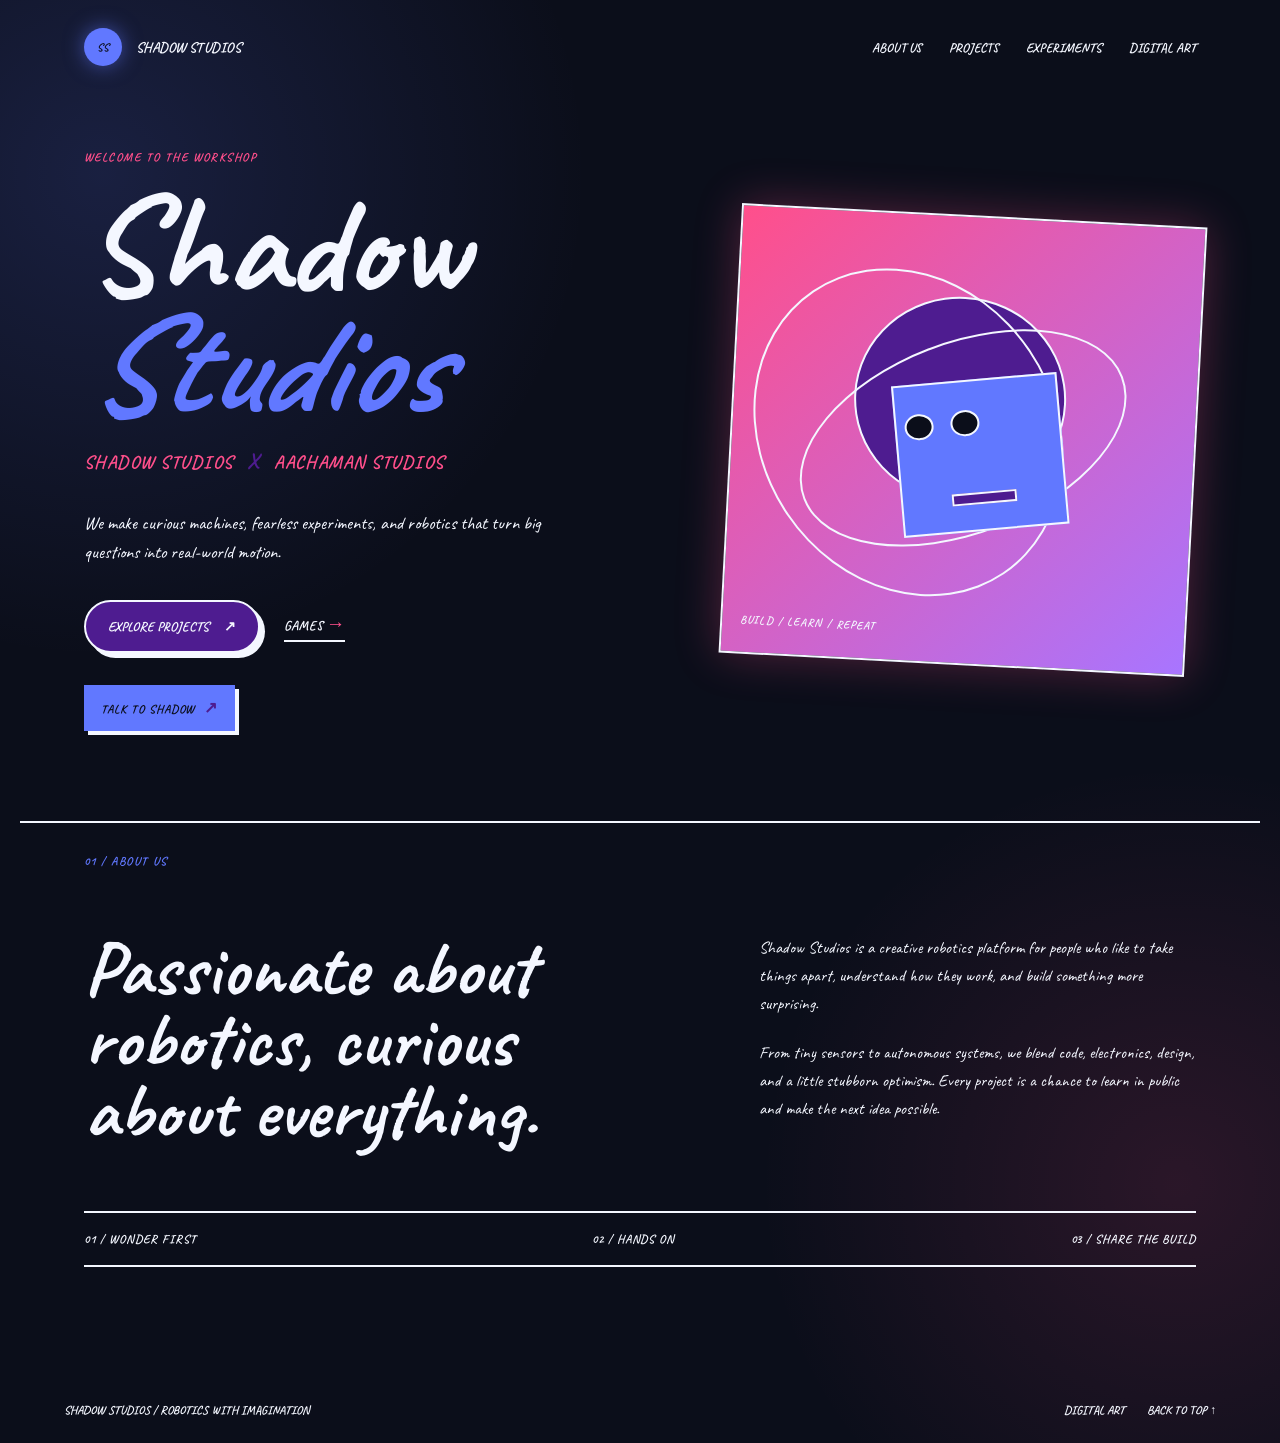
<file: index.html>
<!DOCTYPE html>
<html lang="en">
<head>
    <meta charset="UTF-8">
    <meta name="viewport" content="width=device-width, initial-scale=1.0">
    <meta name="description" content="Shadow Studios builds bold robotic ideas for a brighter future.">
    <title>Shadow Studios | Robotics with imagination</title>
    <link rel="stylesheet" href="style.css">
</head>
<body>

    <header class="site-header">
        <a class="brand" href="#top" aria-label="Shadow Studios home">
            <span class="brand-mark">SS</span>
            <span>Shadow Studios</span>
        </a>
        <nav aria-label="Main navigation">
            <a href="about.html">About us</a>
            <a href="projects.html">Projects</a>
            <a href="experiments.html">Experiments</a>
            <a href="digital-art.html">Digital art</a>
        </nav>
    </header>

    <main id="top">
        <section class="hero section-shell" aria-labelledby="hero-title">
            <div class="hero-copy">
                <p class="eyebrow">Welcome to the workshop</p>
                <h1 id="hero-title">Shadow <span>Studios</span></h1>
                <p class="studio-collab">Shadow Studios <b aria-hidden="true">x</b> Aachaman Studios</p>
                <p class="hero-text">We make curious machines, fearless experiments, and robotics that turn big questions into real-world motion.</p>
                <div class="hero-actions">
                    <a class="button button-primary" href="projects.html">Explore projects <span aria-hidden="true">&#8599;</span></a>
                    <a class="text-link" href="games.html">Games <span aria-hidden="true">&#8594;</span></a>
                </div>
                <div class="account-actions" aria-label="Shadow assistant">
                    <a class="account-signin" href="chatbot.html">Talk to Shadow <span aria-hidden="true">&#8599;</span></a>
                </div>
            </div>
            <div class="hero-art" aria-hidden="true">
                <div class="sun"></div>
                <div class="orbit orbit-one"></div>
                <div class="orbit orbit-two"></div>
                <div class="robot-face"><span></span><span></span><i></i></div>
                <p class="art-label">build / learn / repeat</p>
            </div>
        </section>

        <section class="about section-shell" id="about" aria-labelledby="about-title">
            <div class="section-kicker">01 / about us</div>
            <div class="about-grid">
                <h2 id="about-title">Passionate about robotics, curious about everything.</h2>
                <div>
                    <p>Shadow Studios is a creative robotics platform for people who like to take things apart, understand how they work, and build something more surprising.</p>
                    <p>From tiny sensors to autonomous systems, we blend code, electronics, design, and a little stubborn optimism. Every project is a chance to learn in public and make the next idea possible.</p>
                </div>
            </div>
            <div class="principles" aria-label="Studio principles">
                <span>01 / wonder first</span>
                <span>02 / hands on</span>
                <span>03 / share the build</span>
            </div>
        </section>

    </main>

    <footer class="site-footer">
        <span>Shadow Studios / robotics with imagination</span>
        <span class="footer-links"><a href="digital-art.html">Digital art</a><a href="#top">Back to top &#8593;</a></span>
    </footer>

</body>
</html>
</file>
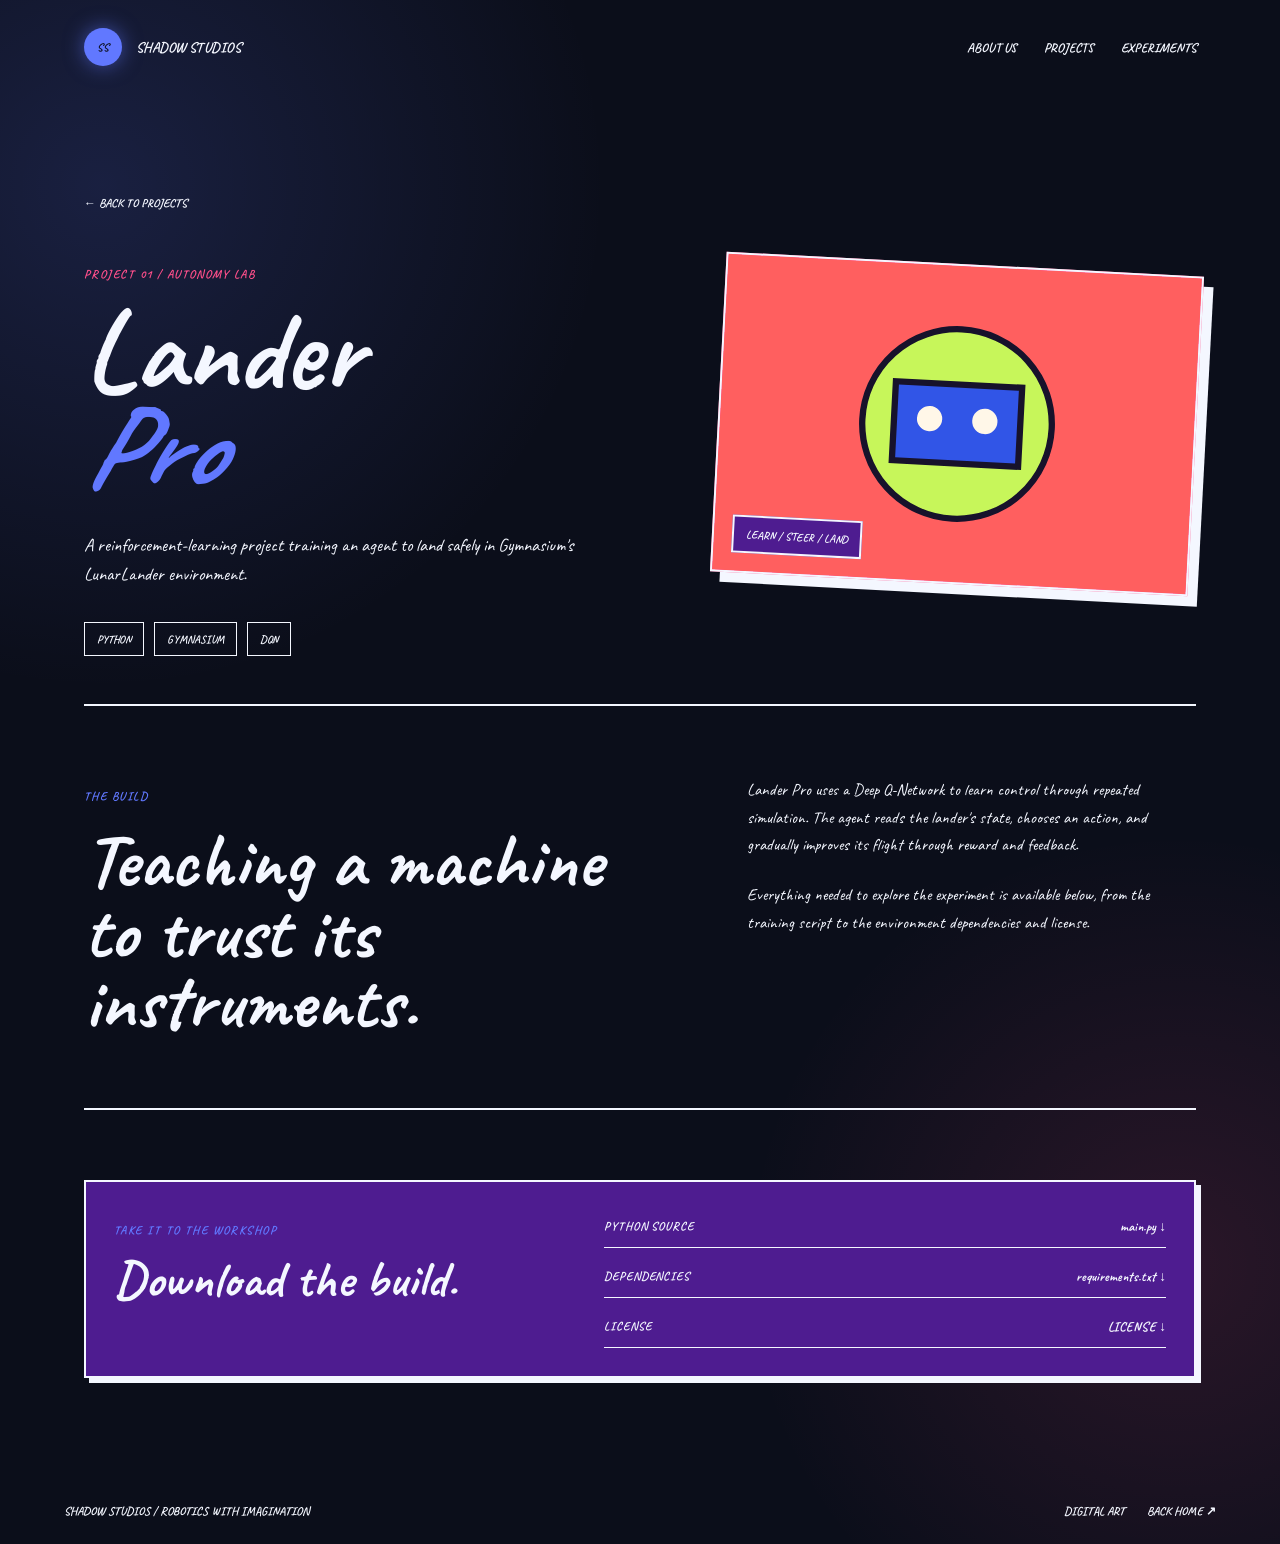
<file: projects/orbit-one/index.html>
<!DOCTYPE html>
<html lang="en">
<head>
    <meta charset="UTF-8">
    <meta name="viewport" content="width=device-width, initial-scale=1.0">
    <title>Lander Pro | Shadow Studios</title>
    <link rel="stylesheet" href="../../style.css">
</head>
<body>
    <header class="site-header">
        <a class="brand" href="../../index.html" aria-label="Shadow Studios home">
            <span class="brand-mark">SS</span>
            <span>Shadow Studios</span>
        </a>
        <nav aria-label="Main navigation">
            <a href="../../about.html">About us</a>
            <a href="../../projects.html" aria-current="page">Projects</a>
            <a href="../../experiments.html">Experiments</a>
        </nav>
    </header>

    <main class="project-page">
        <section class="project-hero" aria-labelledby="project-title">
            <div class="project-copy">
                <a class="project-back" href="../../projects.html">&#8592; Back to projects</a>
                <p class="eyebrow">Project 01 / autonomy lab</p>
                <h1 id="project-title">Lander <span>Pro</span></h1>
                <p class="project-lede">A reinforcement-learning project training an agent to land safely in Gymnasium's LunarLander environment.</p>
                <div class="project-tags" aria-label="Project technologies">
                    <span>Python</span>
                    <span>Gymnasium</span>
                    <span>DQN</span>
                </div>
            </div>
            <div class="project-visual">
                <img src="img/preview.svg" alt="Abstract preview of the Lander Pro robot project">
                <span class="visual-label">learn / steer / land</span>
            </div>
        </section>

        <section class="project-details" aria-labelledby="details-title">
            <div>
                <p class="section-kicker">The build</p>
                <h2 id="details-title">Teaching a machine to trust its instruments.</h2>
            </div>
            <div class="project-description">
                <p>Lander Pro uses a Deep Q-Network to learn control through repeated simulation. The agent reads the lander's state, chooses an action, and gradually improves its flight through reward and feedback.</p>
                <p>Everything needed to explore the experiment is available below, from the training script to the environment dependencies and license.</p>
            </div>
        </section>

        <aside class="project-downloads" aria-label="Download project files">
            <div>
                <p class="section-kicker">Take it to the workshop</p>
                <h2>Download the build.</h2>
            </div>
            <div class="download-list">
                <a class="download-link" href="main.py" download><span>Python source</span><strong>main.py &#8595;</strong></a>
                <a class="download-link" href="requirements.txt" download><span>Dependencies</span><strong>requirements.txt &#8595;</strong></a>
                <a class="download-link" href="LICENSE" download><span>License</span><strong>LICENSE &#8595;</strong></a>
            </div>
        </aside>
    </main>

    <footer class="site-footer">
        <span>Shadow Studios / robotics with imagination</span>
        <span class="footer-links"><a href="../../digital-art.html">Digital art</a><a href="../../index.html">Back home &#8599;</a></span>
    </footer>
    <script>
        document.querySelectorAll(".download-link").forEach((link) => {
            link.addEventListener("click", (event) => {
                if (localStorage.getItem("shadowStudiosSignedIn") !== "true") {
                    event.preventDefault();
                    window.location.href = "../../auth.html?returnTo=projects/orbit-one/index.html#signin";
                }
            });
        });
    </script>
</body>
</html>
</file>
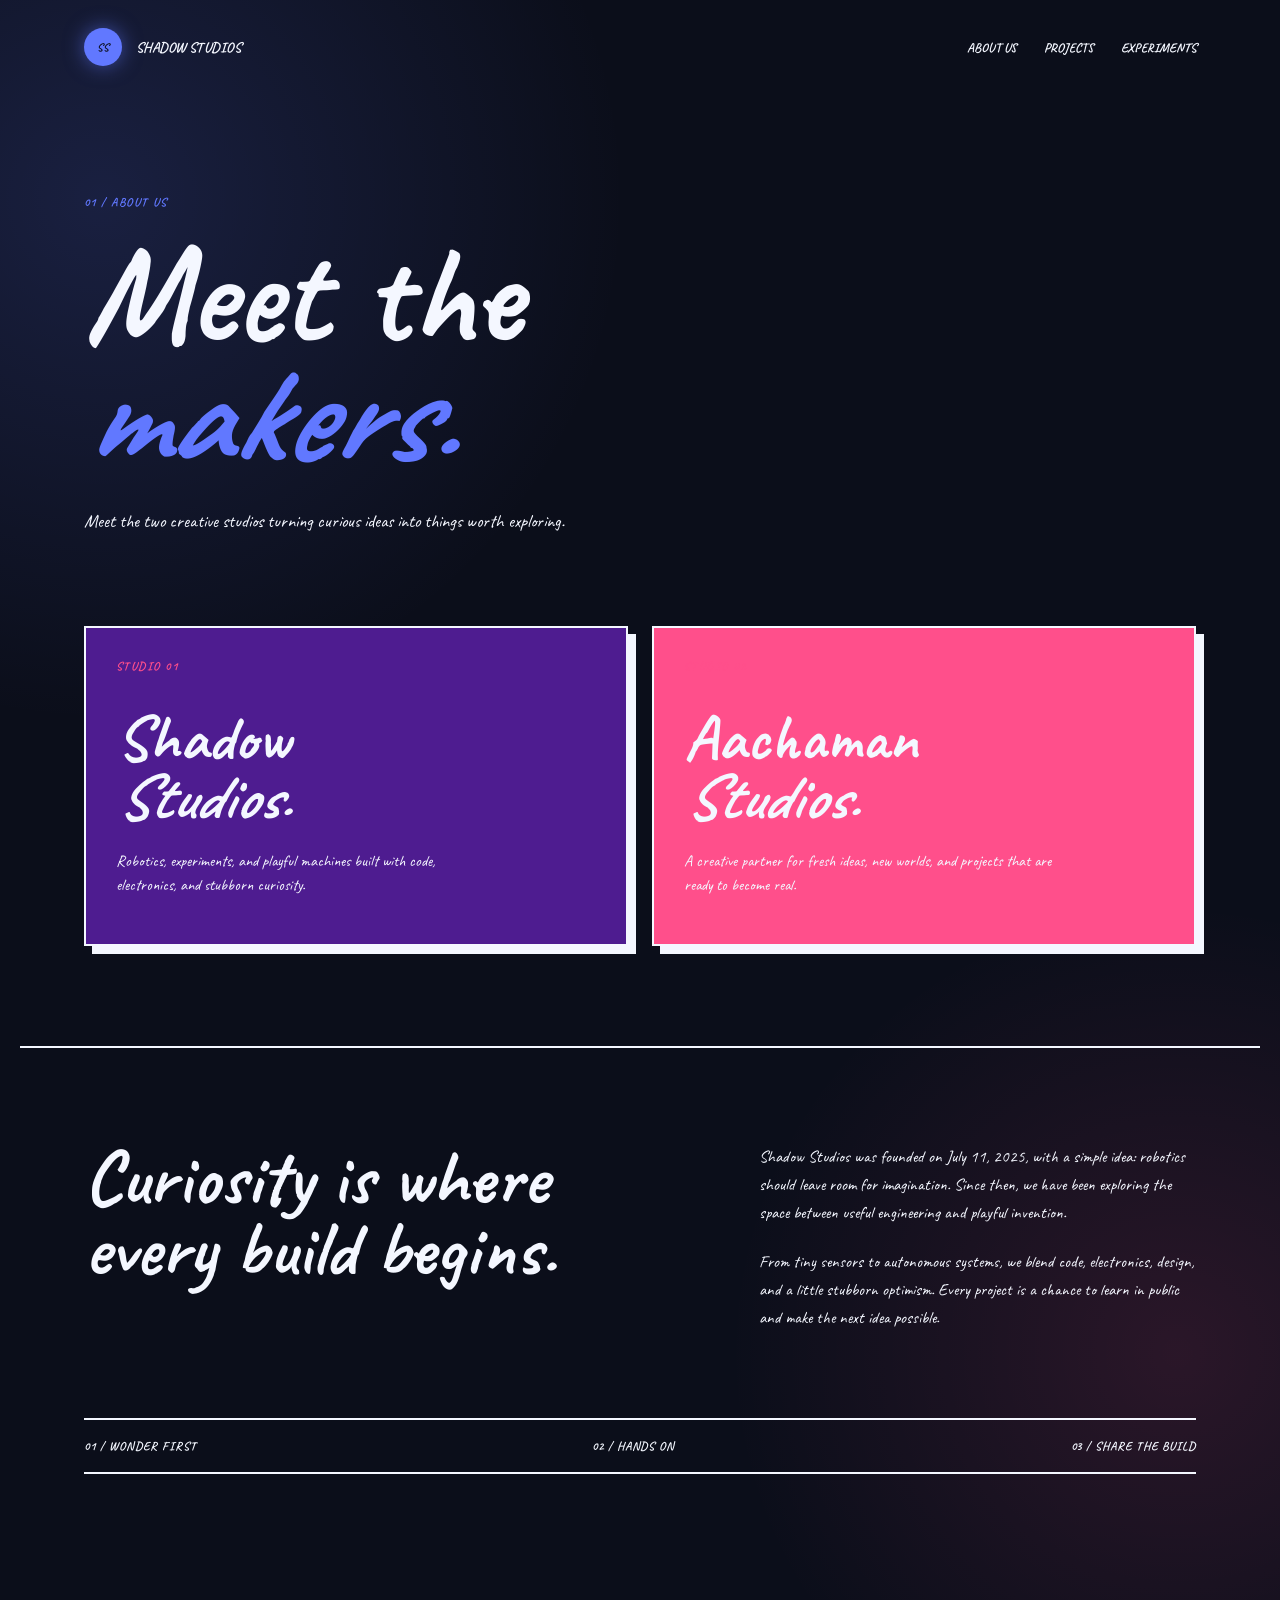
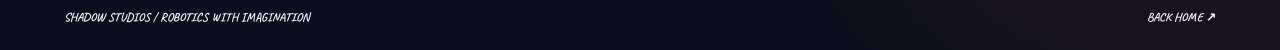
<file: about.html>
<!DOCTYPE html>
<html lang="en">
<head>
    <meta charset="UTF-8">
    <meta name="viewport" content="width=device-width, initial-scale=1.0">
    <meta name="description" content="Learn about Shadow Studios and its creative robotics workshop.">
    <title>About us | Shadow Studios</title>
    <link rel="stylesheet" href="style.css">
</head>
<body>

    <header class="site-header">
        <a class="brand" href="index.html" aria-label="Shadow Studios home">
            <span class="brand-mark">SS</span>
            <span>Shadow Studios</span>
        </a>
        <nav aria-label="Main navigation">
            <a href="about.html" aria-current="page">About us</a>
            <a href="projects.html">Projects</a>
            <a href="experiments.html">Experiments</a>
        </nav>
    </header>

    <main>
        <section class="page-intro section-shell" aria-labelledby="about-title">
            <div class="section-kicker">01 / about us</div>
            <h1 id="about-title">Meet the <span>makers.</span></h1>
            <p>Meet the two creative studios turning curious ideas into things worth exploring.</p>
        </section>

        <section class="maker-grid section-shell" aria-label="The makers">
            <article class="maker-card maker-card-shadow">
                <p class="eyebrow">Studio 01</p>
                <h2>Shadow <span>Studios.</span></h2>
                <p>Robotics, experiments, and playful machines built with code, electronics, and stubborn curiosity.</p>
            </article>
            <article class="maker-card maker-card-aachaman">
                <p class="eyebrow">Studio 02</p>
                <h2>Aachaman <span>Studios.</span></h2>
                <p>A creative partner for fresh ideas, new worlds, and projects that are ready to become real.</p>
            </article>
        </section>

        <section class="about about-page section-shell" aria-labelledby="story-title">
            <div class="about-grid">
                <h2 id="story-title">Curiosity is where every build begins.</h2>
                <div>
                    <p>Shadow Studios was founded on July 11, 2025, with a simple idea: robotics should leave room for imagination. Since then, we have been exploring the space between useful engineering and playful invention.</p>
                    <p>From tiny sensors to autonomous systems, we blend code, electronics, design, and a little stubborn optimism. Every project is a chance to learn in public and make the next idea possible.</p>
                </div>
            </div>
            <div class="principles" aria-label="Studio principles">
                <span>01 / wonder first</span>
                <span>02 / hands on</span>
                <span>03 / share the build</span>
            </div>
        </section>
    </main>

    <footer class="site-footer">
        <span>Shadow Studios / robotics with imagination</span>
        <a href="index.html">Back home &#8599;</a>
    </footer>
</body>
</html>
</file>
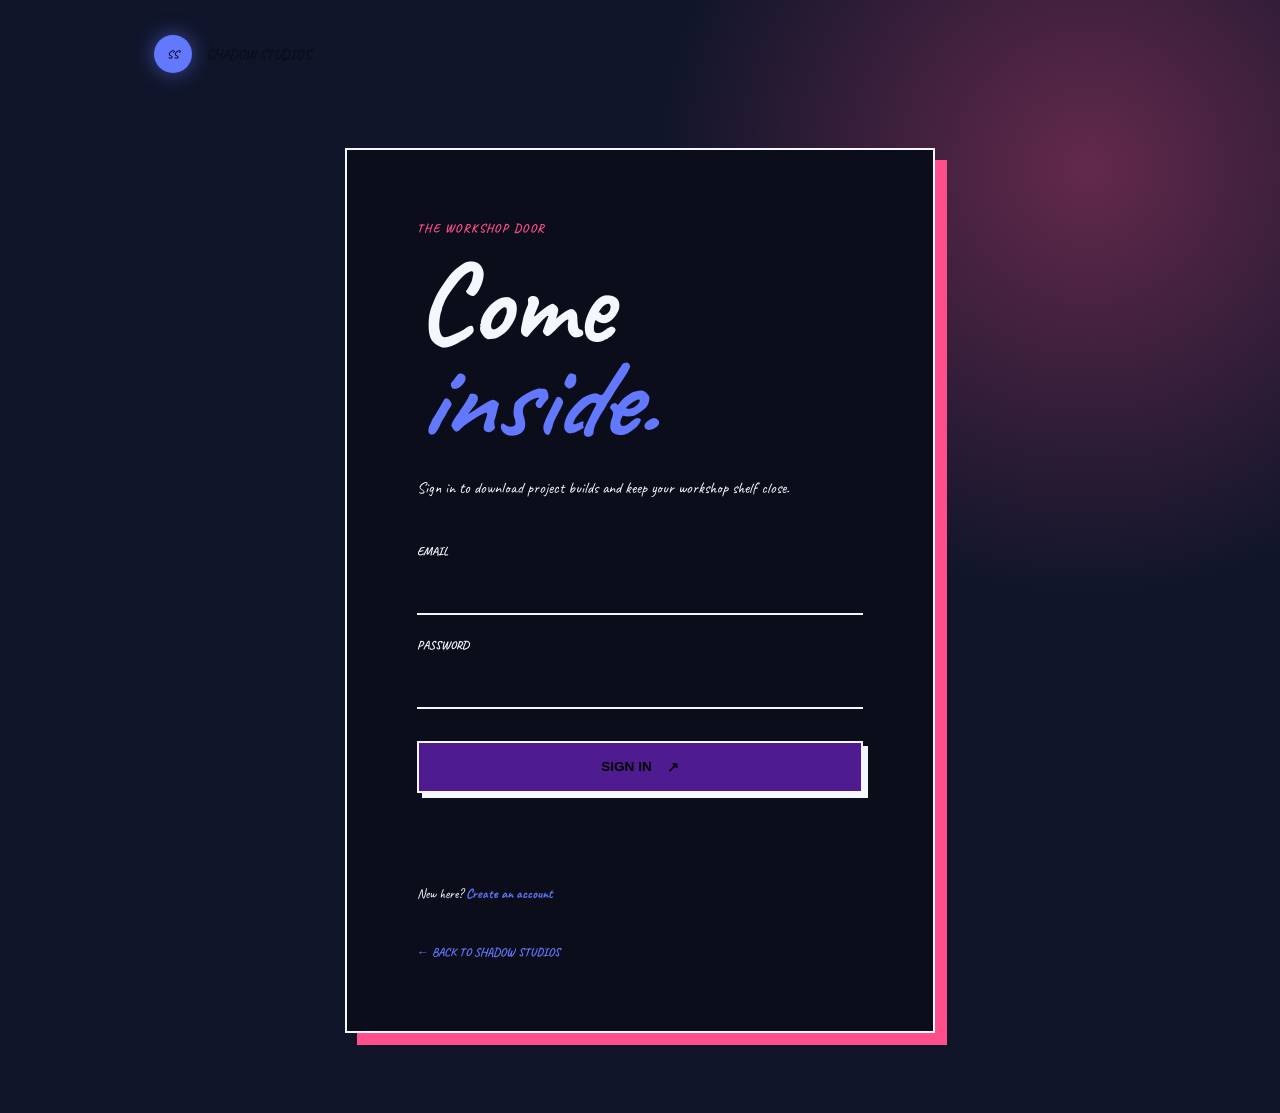
<file: auth.html>
<!DOCTYPE html>
<html lang="en">
<head>
    <meta charset="UTF-8">
    <meta name="viewport" content="width=device-width, initial-scale=1.0">
    <meta name="description" content="Sign in to Shadow Studios.">
    <title>Account | Shadow Studios</title>
    <link rel="stylesheet" href="style.css">
</head>
<body class="auth-page">
    <main class="auth-layout">
        <a class="brand auth-brand" href="index.html"><span class="brand-mark">SS</span><span>Shadow Studios</span></a>
        <section class="auth-panel" aria-labelledby="auth-title">
            <p class="eyebrow">The workshop door</p>
            <h1 id="auth-title">Come <span>inside.</span></h1>
            <p class="auth-copy" id="auth-copy">Sign in to download project builds and keep your workshop shelf close.</p>
            <form id="authForm">
                <label for="email">Email</label>
                <input id="email" name="email" type="email" autocomplete="email" required>
                <label for="password">Password</label>
                <input id="password" name="password" type="password" minlength="6" required>
                <button class="button button-primary" type="submit"><span id="submit-label">Sign in</span> <span aria-hidden="true">&#8599;</span></button>
                <p class="form-message" id="formMessage" role="status"></p>
            </form>
            <p class="auth-switch" id="authSwitch">New here? <a href="auth.html#signup">Create an account</a></p>
            <a class="back-link" href="index.html">&#8592; Back to Shadow Studios</a>
        </section>
    </main>
    <script>
        const form = document.querySelector("#authForm");
        const title = document.querySelector("#auth-title");
        const copy = document.querySelector("#auth-copy");
        const submitLabel = document.querySelector("#submit-label");
        const switchText = document.querySelector("#authSwitch");
        const message = document.querySelector("#formMessage");
        const isSignup = window.location.hash === "#signup";

        if (isSignup) {
            title.innerHTML = "Make it <span>yours.</span>";
            copy.textContent = "Create your free studio account to download project builds and collect the good stuff.";
            submitLabel.textContent = "Sign up";
            switchText.innerHTML = 'Already a member? <a href="auth.html#signin">Sign in</a>';
        }

        form.addEventListener("submit", (event) => {
            event.preventDefault();
            localStorage.setItem("shadowStudiosSignedIn", "true");
            message.textContent = isSignup ? "Account created. Welcome to the workshop." : "You are signed in. Welcome back.";
            const returnTo = new URLSearchParams(window.location.search).get("returnTo");
            window.setTimeout(() => { window.location.href = returnTo || "index.html"; }, 650);
        });
    </script>
</body>
</html>
</file>
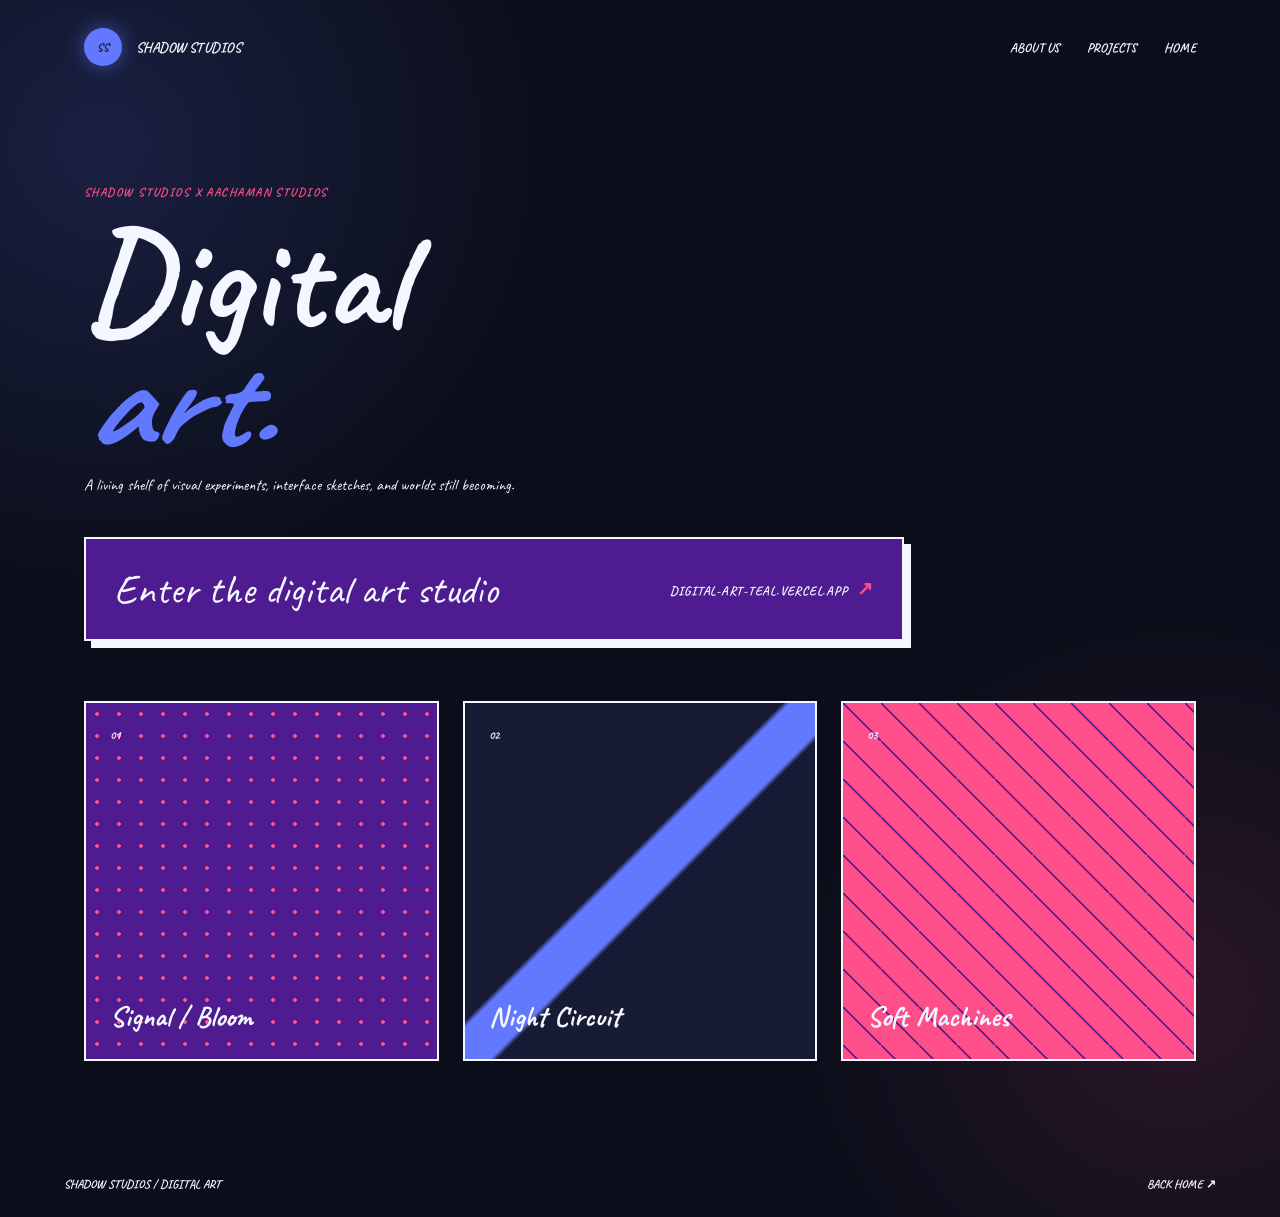
<file: digital-art.html>
<!DOCTYPE html>
<html lang="en">
<head>
    
    <meta charset="UTF-8">
    <meta name="viewport" content="width=device-width, initial-scale=1.0">
    <meta name="description" content="Digital art from Shadow Studios and Aachaman Studios.">
    <title>Digital Art | Shadow Studios</title>
    <link rel="stylesheet" href="style.css">
</head>
<body class="digital-art-page">
    <header class="site-header">
        <a class="brand" href="index.html" aria-label="Shadow Studios home"><span class="brand-mark">SS</span><span>Shadow Studios</span></a>
        <nav aria-label="Main navigation"><a href="about.html">About us</a><a href="projects.html">Projects</a><a href="index.html">Home</a></nav>
    </header>
    <main class="art-main">
        <section class="art-heading section-shell">
            <p class="eyebrow">Shadow Studios x Aachaman Studios</p>
            <h1>Digital <span>art.</span></h1>
            <p>A living shelf of visual experiments, interface sketches, and worlds still becoming.</p>
            <a class="digital-art-link" href="https://digital-art-teal.vercel.app/" target="_blank" rel="noopener noreferrer">
                <span>Enter the digital art studio</span>
                <strong>digital-art-teal.vercel.app <b aria-hidden="true">&#8599;</b></strong>
            </a>
        </section>
        <section class="art-grid section-shell" aria-label="Digital art collection">
            <article class="art-tile art-tile-one"><span>01</span><strong>Signal / Bloom</strong></article>
            <article class="art-tile art-tile-two"><span>02</span><strong>Night Circuit</strong></article>
            <article class="art-tile art-tile-three"><span>03</span><strong>Soft Machines</strong></article>
        </section>
    </main>
    <footer class="site-footer"><span>Shadow Studios / digital art</span><a href="index.html">Back home &#8599;</a></footer>
</body>
</html>
</file>
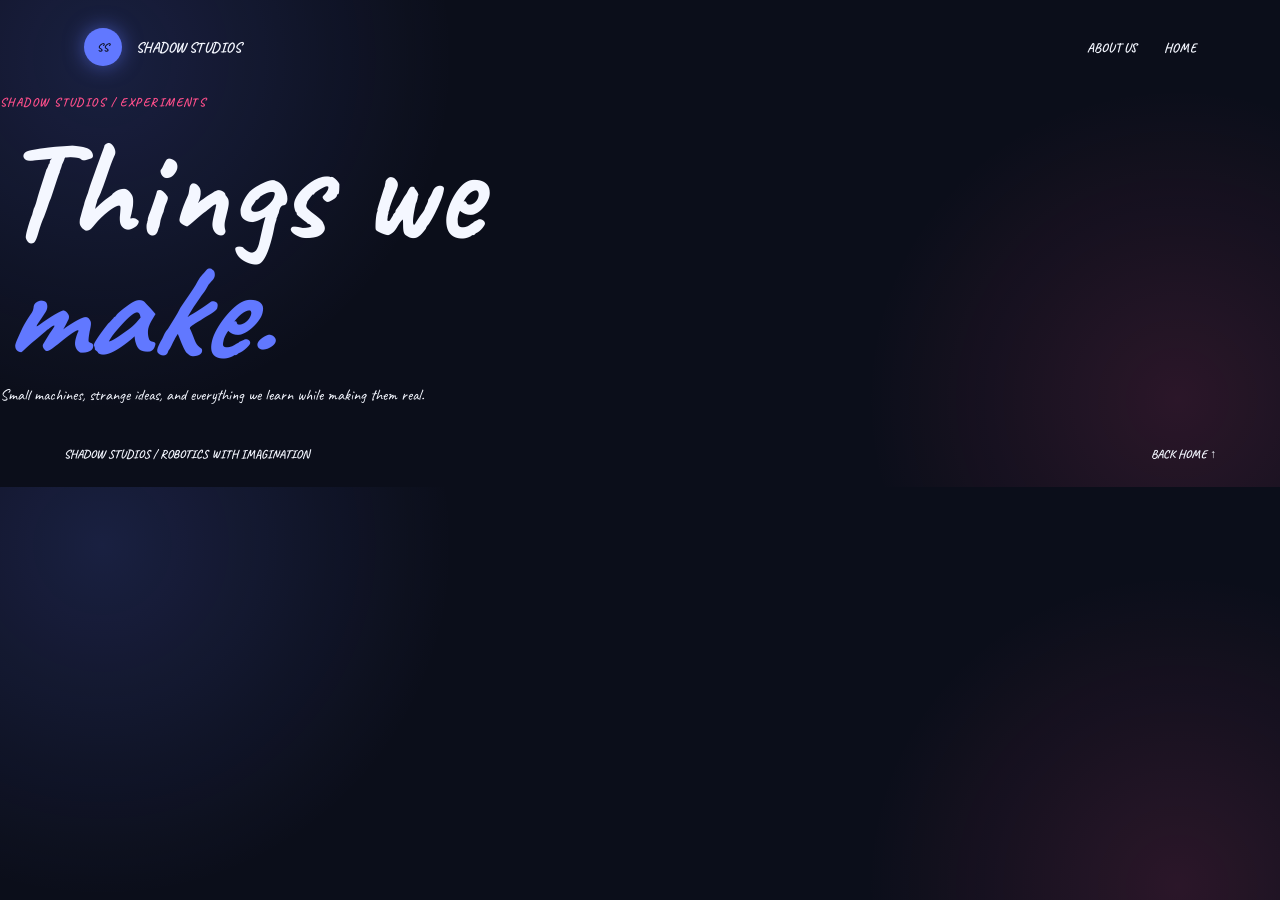
<file: experiments.html>
<!DOCTYPE html>
<html lang="en">
<head>
    <meta charset="UTF-8">
    <meta name="viewport" content="width=device-width, initial-scale=1.0">
    <meta name="description" content="Experiments from Shadow Studios.">
    <title>Experiments | Shadow Studios</title>
    <link rel="stylesheet" href="style.css">
</head>
<body class="experiments-page">
    <header class="site-header">
        <a class="brand" href="index.html#top" aria-label="Shadow Studios home">
            <span class="brand-mark">SS</span>
            <span>Shadow Studios</span>
        </a>
        <nav aria-label="Experiments navigation">
            <a href="index.html#about">About us</a>
            <a href="index.html#top">Home</a>
        </nav>
    </header>
    <main class="experiments-main">
        <section class="experiments-heading" aria-labelledby="experiments-title">
            <p class="eyebrow">Shadow Studios / experiments</p>
            <h1 id="experiments-title">Things we <span>make.</span></h1>
            <p>Small machines, strange ideas, and everything we learn while making them real.</p>
        </section>
        <section class="experiment-grid" id="experimentGrid" aria-live="polite">
            <p class="loading-state">Loading experiments...</p>
        </section>
    </main>
    <footer class="site-footer">
        <span>Shadow Studios / robotics with imagination</span>
        <a href="index.html#top">Back home &#8593;</a>
    </footer>
    <script src="experiments.js"></script>
</body>
</html>
</file>
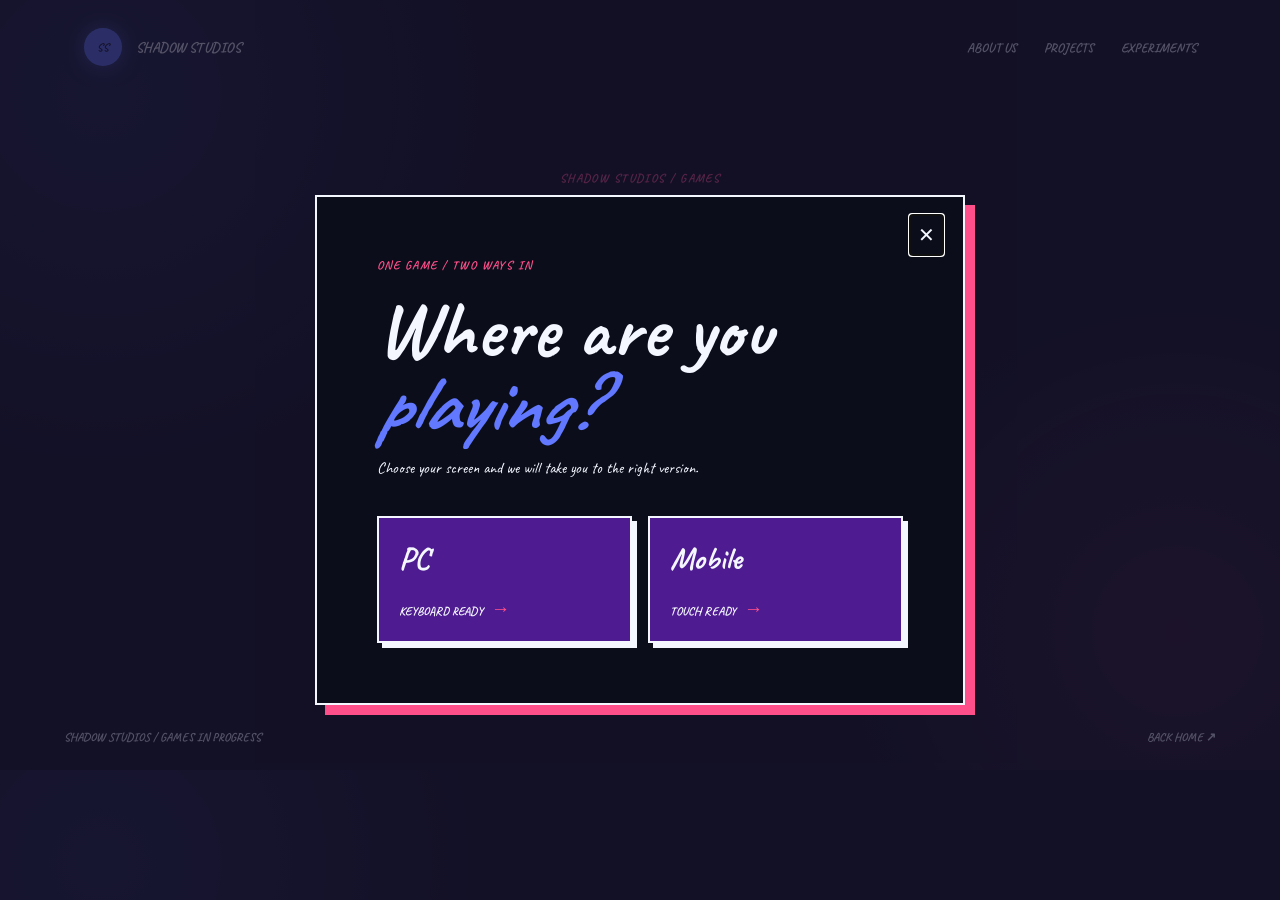
<file: games.html>
<!DOCTYPE html>
<html lang="en">
<head>
    <meta charset="UTF-8">
    <meta name="viewport" content="width=device-width, initial-scale=1.0">
    <meta name="description" content="Choose your Shadow Studios game experience.">
    <title>Games | Shadow Studios</title>
    <link rel="stylesheet" href="style.css">
</head>
<body class="games-page">
    <header class="site-header">
        <a class="brand" href="index.html" aria-label="Shadow Studios home">
            <span class="brand-mark">SS</span>
            <span>Shadow Studios</span>
        </a>
        <nav aria-label="Main navigation">
            <a href="about.html">About us</a>
            <a href="projects.html">Projects</a>
            <a href="experiments.html">Experiments</a>
        </nav>
    </header>

    <main class="games-main">
        <section class="games-intro" aria-labelledby="games-title">
            <p class="eyebrow">Shadow Studios / games</p>
            <h1 id="games-title">Pick your <span>portal.</span></h1>
            <p>A new game is being tuned in the workshop. Choose where you want to play it when it lands next month.</p>
            <button class="button button-primary choose-device" type="button">Choose your device <span aria-hidden="true">&#8599;</span></button>
        </section>
    </main>

    <div class="device-modal" id="deviceModal" role="dialog" aria-modal="true" aria-labelledby="device-modal-title" aria-describedby="device-modal-copy">
        <div class="device-modal-panel">
            <button class="modal-close" type="button" aria-label="Close device selection">&#10005;</button>
            <p class="eyebrow">One game / two ways in</p>
            <h2 id="device-modal-title">Where are you <span>playing?</span></h2>
            <p id="device-modal-copy">Choose your screen and we will take you to the right version.</p>
            <div class="device-options">
                <a class="device-option" href="games/pc.html">
                    <strong>PC</strong>
                    <span>Keyboard ready <b aria-hidden="true">&#8594;</b></span>
                </a>
                <a class="device-option" href="games/mobile.html">
                    <strong>Mobile</strong>
                    <span>Touch ready <b aria-hidden="true">&#8594;</b></span>
                </a>
            </div>
        </div>
    </div>

    <footer class="site-footer">
        <span>Shadow Studios / games in progress</span>
        <a href="index.html">Back home &#8599;</a>
    </footer>

    <script>
        const deviceModal = document.querySelector("#deviceModal");
        const openDeviceModal = document.querySelector(".choose-device");
        const closeDeviceModal = document.querySelector(".modal-close");

        function setModal(open) {
            deviceModal.classList.toggle("is-open", open);
            document.body.classList.toggle("modal-open", open);
            if (open) closeDeviceModal.focus();
        }

        openDeviceModal.addEventListener("click", () => setModal(true));
        closeDeviceModal.addEventListener("click", () => setModal(false));
        deviceModal.addEventListener("click", (event) => {
            if (event.target === deviceModal) setModal(false);
        });
        document.addEventListener("keydown", (event) => {
            if (event.key === "Escape") setModal(false);
        });

        setModal(true);
    </script>
</body>
</html>
</file>
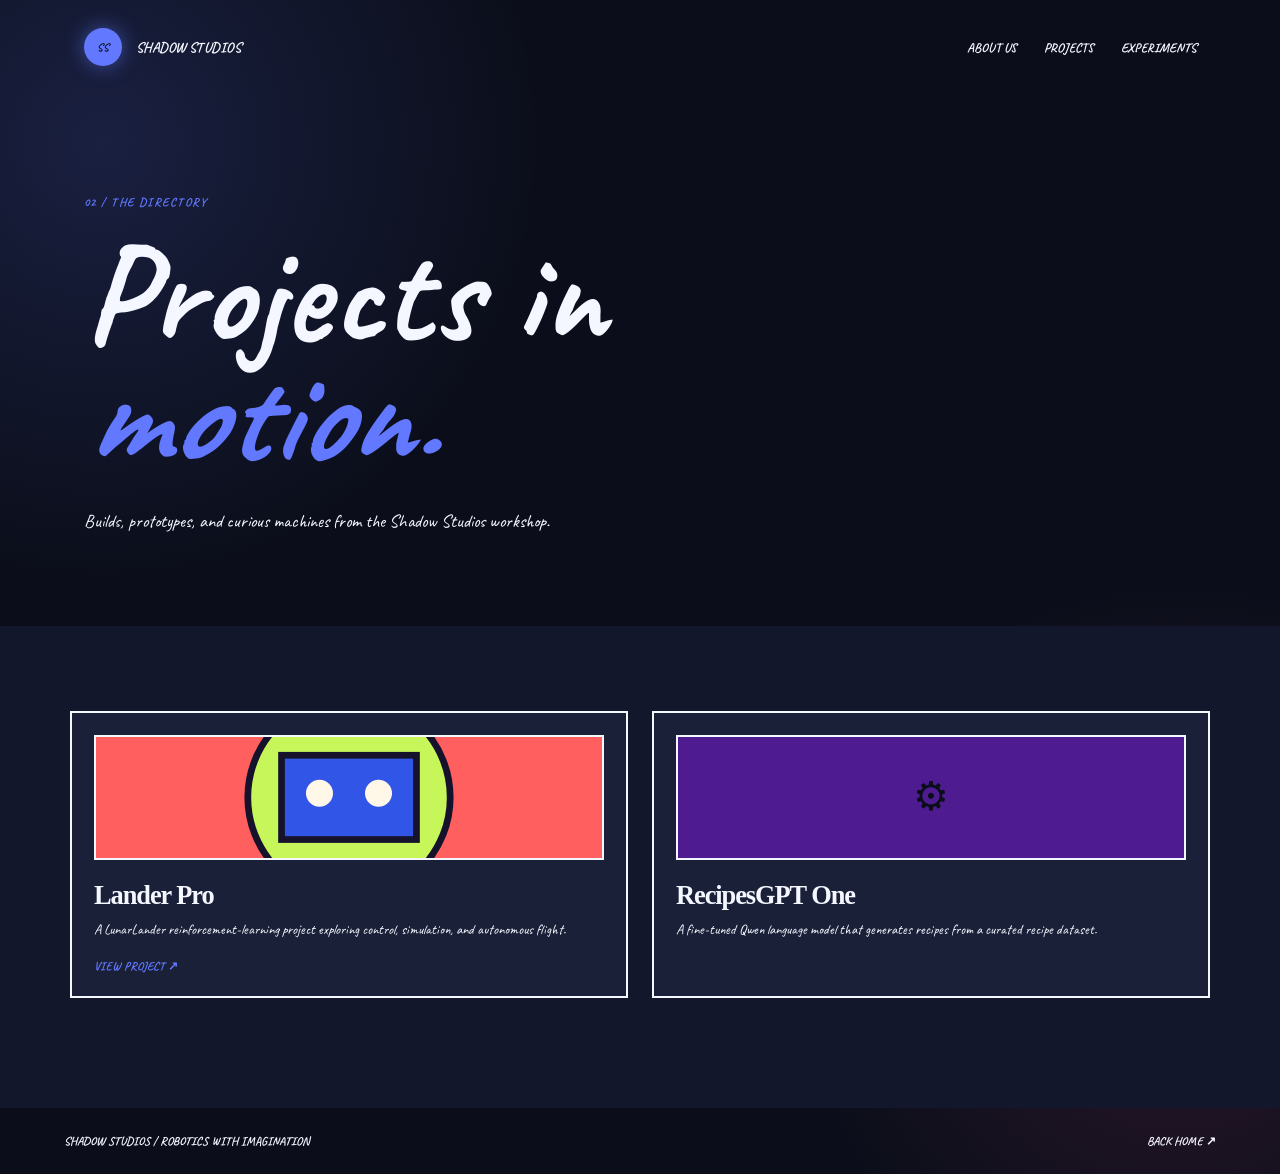
<file: projects.html>
<!DOCTYPE html>
<html lang="en">
<head>
    <meta charset="UTF-8">
    <meta name="viewport" content="width=device-width, initial-scale=1.0">
    <meta name="description" content="Explore the robotics projects built by Shadow Studios.">
    <title>Projects | Shadow Studios</title>
    <link rel="stylesheet" href="style.css">
</head>
<body>

    <header class="site-header">
        <a class="brand" href="index.html" aria-label="Shadow Studios home">
            <span class="brand-mark">SS</span>
            <span>Shadow Studios</span>
        </a>
        <nav aria-label="Main navigation">
            <a href="about.html">About us</a>
            <a href="projects.html" aria-current="page">Projects</a>
            <a href="experiments.html">Experiments</a>
        </nav>
    </header>

    <main>
        <section class="page-intro section-shell" aria-labelledby="projects-title">
            <div class="section-kicker">02 / the directory</div>
            <h1 id="projects-title">Projects in <span>motion.</span></h1>
            <p>Builds, prototypes, and curious machines from the Shadow Studios workshop.</p>
        </section>

        <section class="projects project-directory" aria-label="Project directory">
            <div class="project-grid" id="projectGrid" aria-live="polite">
                <p class="loading-state">Loading the workshop...</p>
            </div>
        </section>
    </main>

    <footer class="site-footer">
        <span>Shadow Studios / robotics with imagination</span>
        <a href="index.html">Back home &#8599;</a>
    </footer>

    <script src="script.js"></script>
</body>
</html>
</file>
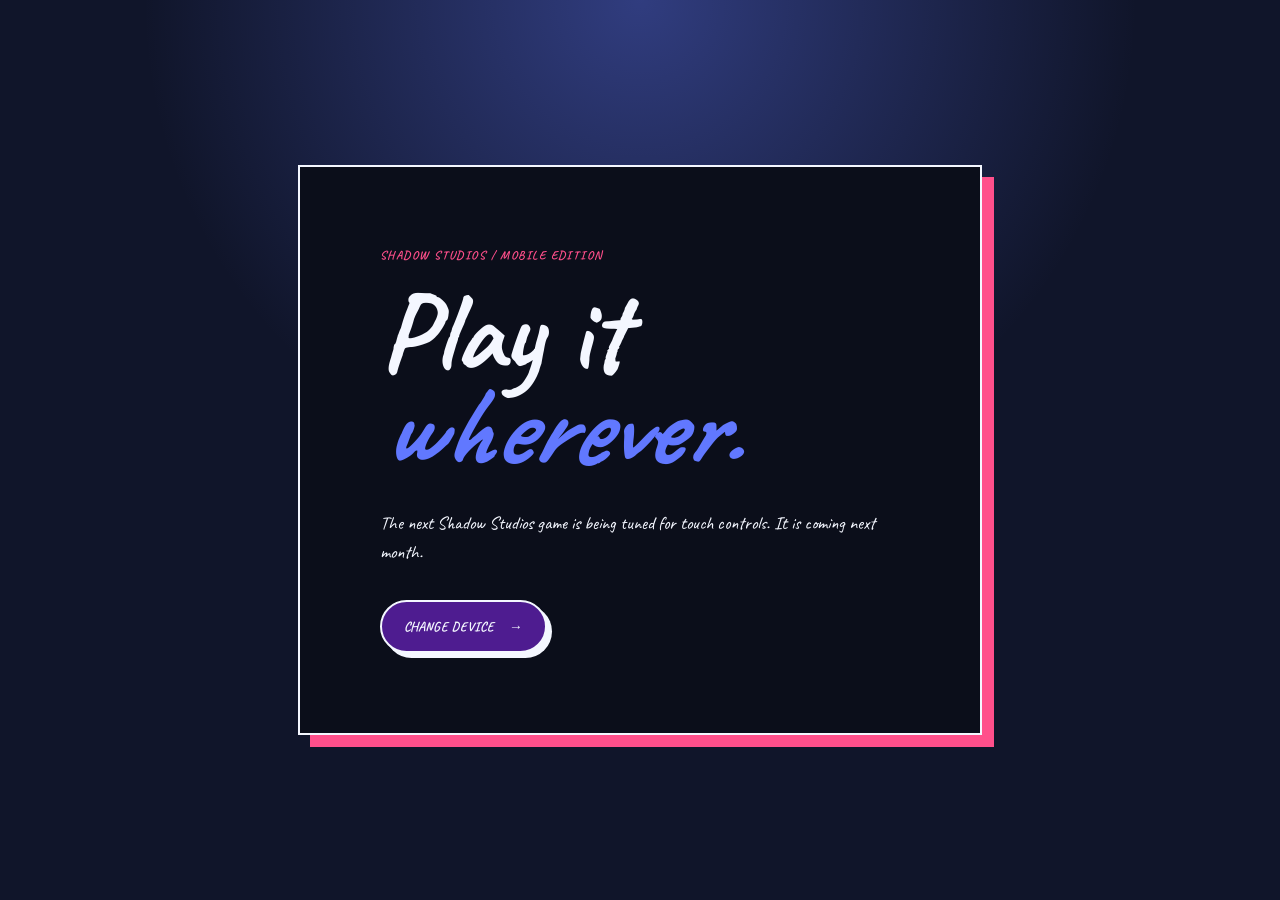
<file: games/mobile.html>
<!DOCTYPE html>
<html lang="en">
<head>
    <meta charset="UTF-8">
    <meta name="viewport" content="width=device-width, initial-scale=1.0">
    <title>Games for Mobile | Shadow Studios</title>
    <link rel="stylesheet" href="../style.css">
</head>
<body class="game-platform-page">
    <main class="platform-card">
        <p class="eyebrow">Shadow Studios / mobile edition</p>
        <h1>Play it <span>wherever.</span></h1>
        <p>The next Shadow Studios game is being tuned for touch controls. It is coming next month.</p>
        <a class="button button-primary" href="../games.html">Change device <span aria-hidden="true">&#8594;</span></a>
    </main>
</body>
</html>
</file>
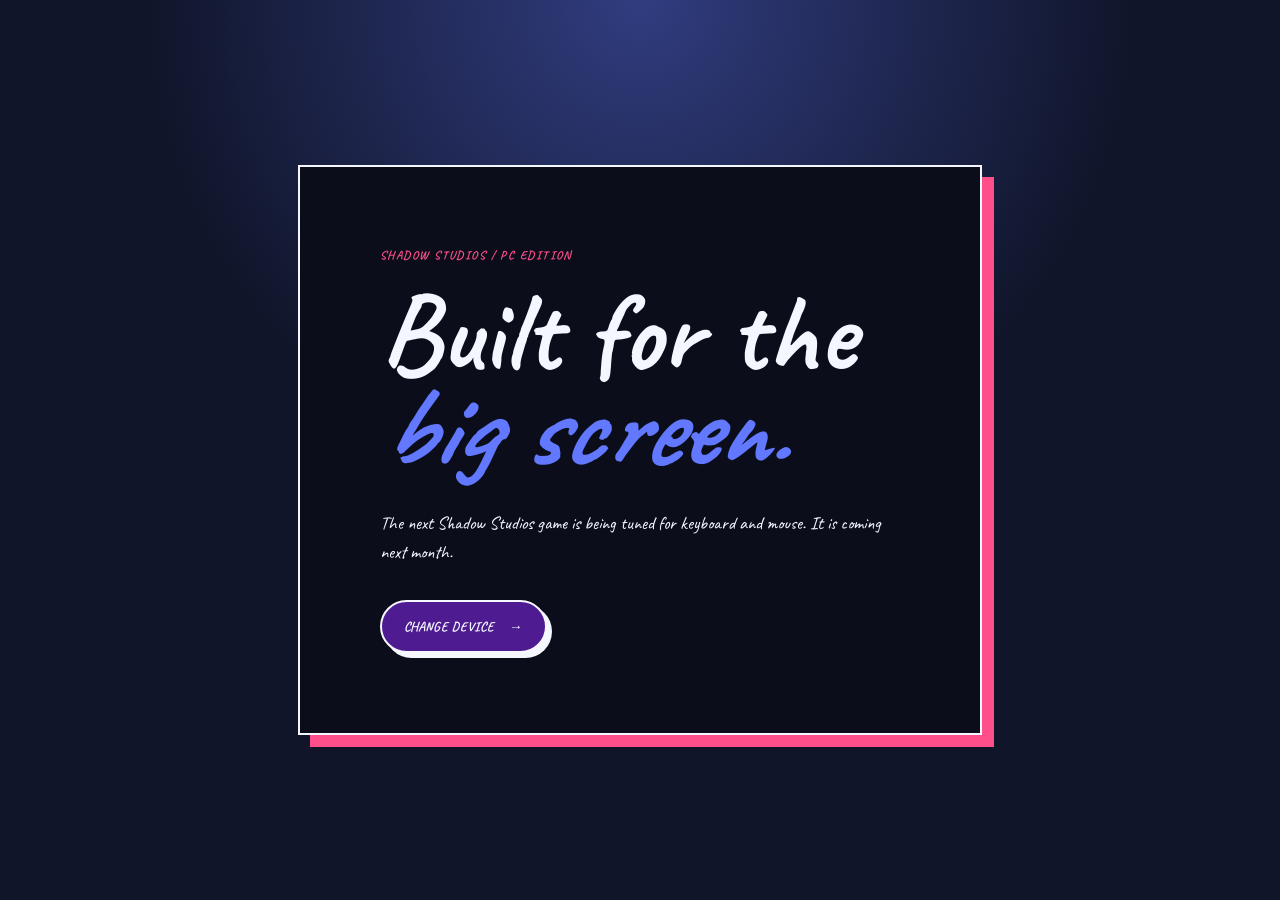
<file: games/pc.html>
<!DOCTYPE html>
<html lang="en">
<head>
    <meta charset="UTF-8">
    <meta name="viewport" content="width=device-width, initial-scale=1.0">
    <title>Games for PC | Shadow Studios</title>
    <link rel="stylesheet" href="../style.css">
</head>
<body class="game-platform-page">
    <main class="platform-card">
        <p class="eyebrow">Shadow Studios / PC edition</p>
        <h1>Built for the <span>big screen.</span></h1>
        <p>The next Shadow Studios game is being tuned for keyboard and mouse. It is coming next month.</p>
        <a class="button button-primary" href="../games.html">Change device <span aria-hidden="true">&#8594;</span></a>
    </main>
</body>
</html>
</file>
<file: style.css>
@import url('https://fonts.googleapis.com/css2?family=Caveat:wght@400;500;600;700&display=swap');

:root {
    --ink: #f4f7ff;
    --cream: #0b0e1a;
    --coral: #ff4f8b;
    --lime: #4e1c90;
    --blue: #6178ff;
    --violet: #a875ff;
}

* { box-sizing: border-box; }
html { scroll-behavior: smooth; }
body { background: var(--cream); background-image: radial-gradient(circle at 8% 12%, rgba(97, 120, 255, 0.17), transparent 28%), radial-gradient(circle at 92% 82%, rgba(255, 79, 139, 0.13), transparent 25%); color: var(--ink); font-family: "Caveat", cursive; margin: 0; }
a { color: inherit; text-decoration: none; }
.site-header { align-items: center; display: flex; justify-content: space-between; margin: 0 auto; max-width: 1240px; padding: 28px 5vw; }
.brand, nav { align-items: center; display: flex; gap: 14px; }
.brand { font-size: 0.9rem; font-weight: 900; letter-spacing: 0.03em; text-transform: uppercase; }
.brand-mark { align-items: center; background: var(--blue); border-radius: 50%; box-shadow: 0 0 20px rgba(97, 120, 255, 0.55); color: var(--cream); display: flex; font-size: 0.7rem; height: 38px; justify-content: center; width: 38px; }
nav { gap: 28px; font-size: 0.82rem; font-weight: 700; text-transform: uppercase; }
nav a:hover, .text-link:hover, .site-footer a:hover { color: var(--coral); }
.section-shell { margin: 0 auto; max-width: 1240px; padding-left: 5vw; padding-right: 5vw; }
.hero { align-items: center; display: grid; gap: 5vw; grid-template-columns: 1fr 0.8fr; min-height: 650px; padding-bottom: 90px; padding-top: 55px; }
.eyebrow, .section-kicker { font-size: 0.75rem; font-weight: 900; letter-spacing: 0.12em; text-transform: uppercase; }
.eyebrow { color: var(--coral); margin: 0 0 20px; }
h1, h2 { font-family: "Caveat", cursive; font-weight: 700; letter-spacing: 0; margin: 0; }
h1 { font-size: clamp(4.4rem, 11vw, 10rem); line-height: 0.85; max-width: 750px; }
h1 span { color: var(--blue); display: block; font-style: italic; }
.studio-collab { color: var(--coral); font-size: 1.15rem; font-weight: 700; letter-spacing: 0.08em; margin: 22px 0 0; text-transform: uppercase; }
.studio-collab b { color: var(--lime); font-size: 1.4rem; margin: 0 8px; }
.hero-text { font-size: 1.15rem; line-height: 1.55; margin: 34px 0; max-width: 500px; }
.page-intro { padding-bottom: 90px; padding-top: 100px; }
.page-intro h1 { margin-top: 24px; }
.page-intro h1 span { color: var(--blue); font-style: italic; }
.page-intro > p { font-size: 1.15rem; line-height: 1.55; margin: 34px 0 0; max-width: 560px; }
.hero-actions { align-items: center; display: flex; flex-wrap: wrap; gap: 24px; }
.account-actions { align-items: center; display: flex; gap: 18px; margin-top: 32px; }
.account-actions a { font-size: 0.75rem; font-weight: 900; letter-spacing: 0.08em; text-transform: uppercase; }
.account-signin { background: var(--blue); box-shadow: 4px 4px 0 var(--ink); color: var(--cream); padding: 13px 17px; }
.account-signin span { color: var(--lime); font-size: 1rem; margin-left: 5px; }
.account-signup { background: var(--ink); color: var(--lime); padding: 13px 17px; }
.button { border: 2px solid var(--ink); border-radius: 999px; display: inline-flex; font-size: 0.85rem; font-weight: 900; gap: 15px; padding: 16px 22px; text-transform: uppercase; transition: transform 180ms ease, box-shadow 180ms ease; }
.button-primary { background: var(--lime); box-shadow: 5px 5px 0 var(--ink); }
.button:hover { box-shadow: 2px 2px 0 var(--ink); transform: translate(3px, 3px); }
.text-link { border-bottom: 2px solid currentColor; font-size: 0.85rem; font-weight: 900; padding-bottom: 4px; text-transform: uppercase; }
.text-link span { color: var(--coral); font-size: 1.2rem; }
.hero-art { background: linear-gradient(135deg, var(--coral), var(--violet)); border: 2px solid var(--ink); box-shadow: 0 0 45px rgba(255, 79, 139, 0.3); height: min(42vw, 450px); min-height: 330px; overflow: hidden; position: relative; transform: rotate(3deg); }
.sun { background: var(--lime); border: 2px solid var(--ink); border-radius: 50%; height: 46%; left: 26%; position: absolute; top: 18%; width: 46%; }
.orbit { border: 2px solid var(--ink); border-radius: 50%; left: 13%; position: absolute; top: 28%; transform: rotate(-24deg); width: 74%; }
.orbit-one { height: 43%; }
.orbit-two { height: 66%; left: 1%; top: 16%; transform: rotate(53deg); }
.robot-face { background: var(--blue); border: 2px solid var(--ink); height: 34%; left: 36%; position: absolute; top: 36%; transform: rotate(-8deg); width: 36%; }
.robot-face span { background: var(--cream); border: 2px solid var(--ink); border-radius: 50%; display: inline-block; height: 18%; margin: 17% 5% 0; width: 18%; }
.robot-face i { background: var(--lime); border: 2px solid var(--ink); bottom: 17%; height: 8%; left: 30%; position: absolute; width: 40%; }
.art-label { bottom: 15px; font-size: 0.7rem; font-weight: 900; left: 18px; letter-spacing: 0.1em; position: absolute; text-transform: uppercase; }
.about { border-top: 2px solid var(--ink); padding-bottom: 110px; padding-top: 30px; }
.section-kicker { color: var(--blue); }
.about-grid { display: grid; gap: 10vw; grid-template-columns: 1fr 0.8fr; padding: 65px 0; }
h2 { font-size: clamp(2.8rem, 6vw, 6rem); line-height: 0.92; }
.about-grid p { font-size: 1.05rem; line-height: 1.65; margin: 0 0 22px; }
.principles { border-bottom: 2px solid var(--ink); border-top: 2px solid var(--ink); display: flex; flex-wrap: wrap; font-size: 0.76rem; font-weight: 900; justify-content: space-between; letter-spacing: 0.08em; padding: 18px 0; text-transform: uppercase; }
.projects { background: #12172b; color: var(--ink); max-width: none; padding-bottom: 110px; padding-top: 85px; }
.project-directory { min-height: 430px; }
.about-page { padding-top: 30px; }
.maker-grid { display: grid; gap: 24px; grid-template-columns: repeat(2, 1fr); padding-bottom: 100px; }
.maker-card { border: 2px solid var(--ink); box-shadow: 8px 8px 0 var(--ink); min-height: 300px; padding: 30px; }
.maker-card-shadow { background: var(--lime); }
.maker-card-aachaman { background: var(--coral); }
.maker-card h2 { font-size: clamp(2.6rem, 5vw, 5rem); margin: 35px 0 22px; }
.maker-card h2 span { display: block; font-style: italic; }
.maker-card p:last-child { font-size: 1rem; line-height: 1.55; max-width: 380px; }
.projects-heading { align-items: end; display: flex; justify-content: space-between; margin: 0 auto 50px; max-width: 1140px; }
.projects .section-kicker { color: var(--lime); }
.projects h2 { margin-top: 22px; }
.projects h2 span { color: var(--lime); }
.projects-note { font-size: 0.9rem; line-height: 1.5; max-width: 250px; }
.project-grid { display: grid; gap: 24px; grid-template-columns: repeat(auto-fit, minmax(230px, 1fr)); margin: 0 auto; max-width: 1140px; }
.project-card { background: #1a2038; border: 2px solid var(--ink); color: var(--ink); display: flex; flex-direction: column; min-height: 275px; padding: 22px; transition: box-shadow 180ms ease, transform 180ms ease; }
.project-card:hover { box-shadow: 0 0 28px rgba(97, 120, 255, 0.35); transform: translateY(-8px) rotate(-1deg); }
.project-image { align-items: center; background: var(--lime); border: 2px solid var(--ink); color: var(--cream); display: flex; font-size: 2.5rem; height: 125px; justify-content: center; margin-bottom: 20px; overflow: hidden; }
.project-image img { height: 100%; object-fit: cover; width: 100%; }
.project-card h3 { font-family: Georgia, serif; font-size: 1.65rem; letter-spacing: -0.04em; margin: 0 0 8px; }
.project-card p { font-size: 0.9rem; line-height: 1.45; margin: 0 0 18px; }
.project-link { color: var(--blue); font-size: 0.75rem; font-weight: 900; margin-top: auto; text-transform: uppercase; }
.loading-state { color: var(--lime); font-weight: 700; }
.site-footer { display: flex; font-size: 0.75rem; font-weight: 700; justify-content: space-between; padding: 25px 5vw; text-transform: uppercase; }
.footer-links { align-items: center; display: flex; gap: 22px; }
.project-downloads { background: var(--lime); border: 2px solid var(--ink); box-shadow: 5px 5px 0 var(--ink); display: flex; flex-direction: column; gap: 10px; padding: 18px; position: absolute; right: 5vw; top: 28px; }
.project-downloads span { font-size: 0.72rem; font-weight: 900; letter-spacing: 0.08em; text-transform: uppercase; }
.project-downloads a { border-bottom: 1px solid var(--ink); font-size: 0.85rem; font-weight: 700; padding-bottom: 2px; }
.project-downloads a:hover { color: var(--coral); }
.project-page { margin: 0 auto; max-width: 1240px; padding: 50px 5vw 100px; }
.project-hero { align-items: center; display: grid; gap: 8vw; grid-template-columns: 1fr 0.9fr; min-height: 560px; }
.project-back { display: inline-block; font-size: 0.75rem; font-weight: 900; margin-bottom: 55px; text-transform: uppercase; }
.project-back:hover { color: var(--coral); }
.project-copy h1 { font-size: clamp(4rem, 9vw, 8rem); }
.project-copy h1 span { color: var(--blue); display: block; font-style: italic; }
.project-lede { font-size: 1.15rem; line-height: 1.55; margin: 34px 0; max-width: 500px; }
.project-tags { display: flex; flex-wrap: wrap; gap: 10px; }
.project-tags span { border: 1px solid var(--ink); font-size: 0.7rem; font-weight: 900; padding: 9px 12px; text-transform: uppercase; }
.project-visual { background: var(--coral); border: 2px solid var(--ink); box-shadow: 10px 10px 0 var(--ink); position: relative; transform: rotate(3deg); }
.project-visual img { display: block; height: auto; width: 100%; }
.visual-label { background: var(--lime); border: 2px solid var(--ink); bottom: 18px; font-size: 0.7rem; font-weight: 900; left: 18px; padding: 10px 12px; position: absolute; text-transform: uppercase; }
.project-details { border-bottom: 2px solid var(--ink); border-top: 2px solid var(--ink); display: grid; gap: 8vw; grid-template-columns: 1fr 0.8fr; padding: 70px 0; }
.project-details h2 { margin-top: 22px; }
.project-description { font-size: 1.05rem; line-height: 1.65; }
.project-description p { margin: 0 0 22px; }
.project-page .project-downloads { align-items: start; display: grid; gap: 40px; grid-template-columns: 0.8fr 1fr; margin-top: 70px; padding: 28px; position: static; }
.project-page .project-downloads h2 { font-size: clamp(2rem, 4vw, 3.5rem); margin-top: 18px; }
.download-list { display: grid; gap: 12px; }
.download-list a { align-items: center; display: flex; justify-content: space-between; padding: 8px 0 12px; }
.download-list a:not(:last-child) { border-bottom: 1px solid var(--ink); }
.download-list a span { font-size: 0.75rem; }
.download-list strong { font-size: 0.85rem; }
.download-list a:hover strong { color: var(--coral); }
.games-main { align-items: center; display: flex; min-height: 610px; padding: 70px 5vw; }
.games-intro { margin: 0 auto; max-width: 850px; text-align: center; }
.games-intro h1 { margin: 22px auto 0; }
.games-intro > p:not(.eyebrow) { font-size: 1.15rem; line-height: 1.55; margin: 34px auto; max-width: 540px; }
.choose-device { cursor: pointer; font: inherit; }
.modal-open { overflow: hidden; }
.device-modal { align-items: center; background: rgba(23, 18, 43, 0.72); display: flex; inset: 0; justify-content: center; opacity: 0; padding: 24px; pointer-events: none; position: fixed; transition: opacity 180ms ease; z-index: 10; }
.device-modal.is-open { opacity: 1; pointer-events: auto; }
.device-modal-panel { background: var(--cream); border: 2px solid var(--ink); box-shadow: 10px 10px 0 var(--coral); max-width: 650px; padding: clamp(28px, 6vw, 60px); position: relative; transform: translateY(16px); transition: transform 180ms ease; width: 100%; }
.device-modal.is-open .device-modal-panel { transform: translateY(0); }
.modal-close { background: none; border: 0; color: var(--ink); cursor: pointer; font-size: 1.25rem; padding: 8px; position: absolute; right: 20px; top: 18px; }
.device-modal h2 { font-size: clamp(2.8rem, 7vw, 5rem); margin-top: 18px; max-width: 480px; }
.device-modal h2 span { color: var(--blue); display: block; font-style: italic; }
.device-modal-panel > p:not(.eyebrow) { line-height: 1.55; max-width: 430px; }
.device-options { display: grid; gap: 16px; grid-template-columns: repeat(2, 1fr); margin-top: 35px; }
.device-option { background: var(--lime); border: 2px solid var(--ink); box-shadow: 5px 5px 0 var(--ink); display: flex; flex-direction: column; gap: 18px; padding: 20px; transition: transform 180ms ease, box-shadow 180ms ease; }
.device-option:hover { box-shadow: 2px 2px 0 var(--ink); transform: translate(3px, 3px); }
.device-option strong { font-family: "Caveat", cursive; font-size: 2rem; letter-spacing: 0; }
.device-option span { font-size: 0.75rem; font-weight: 900; text-transform: uppercase; }
.device-option b { color: var(--coral); font-size: 1.2rem; margin-left: 5px; }
.game-platform-page { align-items: center; background: #10152a; background-image: radial-gradient(circle at 50% 0%, rgba(97, 120, 255, 0.4), transparent 45%); display: flex; justify-content: center; min-height: 100vh; padding: 30px; }
.platform-card { background: var(--cream); border: 2px solid var(--ink); box-shadow: 12px 12px 0 var(--coral); max-width: 720px; padding: clamp(30px, 7vw, 80px); }
.platform-card h1 { font-size: clamp(3.5rem, 9vw, 7rem); margin-top: 22px; }
.platform-card h1 span { color: var(--blue); display: block; font-style: italic; }
.platform-card p:not(.eyebrow) { font-size: 1.15rem; line-height: 1.55; margin: 34px 0; max-width: 520px; }
.auth-page { background: #10152a; background-image: radial-gradient(circle at 85% 15%, rgba(255, 79, 139, 0.35), transparent 30%); min-height: 100vh; }
.auth-layout { margin: 0 auto; max-width: 1100px; padding: 35px 5vw 80px; }
.auth-brand { color: var(--cream); }
.auth-panel { background: var(--cream); border: 2px solid var(--ink); box-shadow: 12px 12px 0 var(--coral); margin: 75px auto 0; max-width: 590px; padding: clamp(30px, 7vw, 70px); }
.auth-panel h1 { font-size: clamp(3.5rem, 9vw, 7rem); margin-top: 20px; }
.auth-panel h1 span { color: var(--blue); display: block; font-style: italic; }
.auth-copy { line-height: 1.55; margin: 30px 0; max-width: 430px; }
.auth-panel form { display: grid; gap: 10px; }
.auth-panel label { font-size: 0.75rem; font-weight: 900; margin-top: 12px; text-transform: uppercase; }
.auth-panel input { background: transparent; border: 0; border-bottom: 2px solid var(--ink); color: var(--ink); font: inherit; padding: 12px 0; }
.auth-panel form .button { border-radius: 0; cursor: pointer; justify-content: center; margin-top: 22px; }
.form-message { color: var(--blue); font-weight: 700; min-height: 22px; }
.auth-switch { font-size: 0.85rem; margin-top: 28px; }
.auth-switch a, .back-link { color: var(--blue); font-weight: 900; }
.back-link { display: inline-block; font-size: 0.75rem; margin-top: 28px; text-transform: uppercase; }
.chat-page { background: #0d1020; background-image: radial-gradient(circle at 12% 15%, rgba(97, 120, 255, 0.2), transparent 30%), radial-gradient(circle at 90% 85%, rgba(255, 79, 139, 0.18), transparent 32%); min-height: 100vh; }
.chat-page::before { background: linear-gradient(90deg, transparent 49%, rgba(244, 247, 255, 0.04) 50%, transparent 51%); background-size: 72px 72px; content: ""; inset: 0; opacity: 0.4; pointer-events: none; position: fixed; }
.chat-shell { margin: 0 auto; max-width: 1320px; padding: 28px 5vw 60px; }
.chat-header { align-items: center; display: flex; justify-content: space-between; }
.chat-header .brand { color: var(--ink); }
.chat-close { align-items: center; border: 1px solid rgba(244, 247, 255, 0.45); border-radius: 50%; display: flex; font-family: Arial, sans-serif; font-size: 0.8rem; height: 36px; justify-content: center; transition: background 180ms ease, color 180ms ease; width: 36px; }
.chat-close:hover { background: var(--coral); color: var(--cream); }
.chat-layout { align-items: center; display: grid; gap: 7vw; grid-template-columns: minmax(220px, 0.65fr) minmax(450px, 1.35fr); min-height: calc(100vh - 125px); }
.chat-intro h1 { font-size: clamp(4rem, 8vw, 8rem); line-height: 0.82; margin: 22px 0 0; }
.chat-intro h1 span { color: var(--blue); display: block; font-style: italic; }
.chat-lede { font-size: 1.35rem; line-height: 1.5; margin: 35px 0; max-width: 360px; }
.model-status { align-items: center; border-bottom: 1px solid rgba(244, 247, 255, 0.28); border-top: 1px solid rgba(244, 247, 255, 0.28); display: flex; font-size: 0.95rem; gap: 10px; padding: 14px 0; }
.status-dot { background: var(--coral); border-radius: 50%; box-shadow: 0 0 12px var(--coral); height: 9px; width: 9px; }
.model-status.is-ready .status-dot { background: var(--lime); box-shadow: 0 0 12px var(--lime); }
.asset-list { display: grid; gap: 9px; margin-top: 18px; }
.asset-list div { display: flex; font-size: 0.72rem; justify-content: space-between; text-transform: uppercase; }
.asset-list strong { color: var(--coral); font-size: 0.68rem; }
.asset-list strong.is-ready { color: var(--lime); }
.chat-window { background: rgba(11, 14, 26, 0.82); border: 2px solid var(--ink); box-shadow: 12px 12px 0 var(--coral); min-height: 590px; padding: 22px; }
.model-loader { align-items: center; background: rgba(8, 10, 20, 0.96); display: flex; inset: 0; justify-content: center; padding: 24px; position: fixed; transition: opacity 500ms ease, visibility 500ms ease; z-index: 20; }
.model-loader.is-hidden { opacity: 0; pointer-events: none; visibility: hidden; }
.loader-card { background: #11172b; border: 2px solid var(--ink); box-shadow: 12px 12px 0 var(--coral); max-width: 560px; padding: clamp(28px, 6vw, 58px); position: relative; width: 100%; }
.loader-orbit { border: 1px solid rgba(244, 247, 255, 0.35); border-radius: 50%; height: 64px; margin-bottom: 30px; position: relative; transform: rotate(-25deg); width: 116px; }
.loader-orbit::after { border: 1px solid var(--blue); border-radius: 50%; content: ""; inset: 9px -18px; position: absolute; }
.loader-orbit span { background: var(--coral); border: 2px solid var(--ink); border-radius: 50%; height: 13px; position: absolute; right: 6px; top: 3px; width: 13px; }
.loader-card h2 { font-size: clamp(2.8rem, 7vw, 5.4rem); line-height: 0.9; margin: 16px 0; }
.loader-copy { color: rgba(244, 247, 255, 0.7); font-size: 1.1rem; line-height: 1.45; margin: 0; max-width: 390px; }
.loader-time { align-items: end; border-bottom: 1px solid rgba(244, 247, 255, 0.3); display: flex; justify-content: space-between; margin-top: 38px; padding-bottom: 12px; }
.loader-time span, .loader-steps { font-size: 0.72rem; font-weight: 900; letter-spacing: 0.08em; text-transform: uppercase; }
.loader-time strong { color: var(--blue); font-family: Georgia, serif; font-size: 2rem; letter-spacing: 0.04em; }
.loader-progress { background: rgba(244, 247, 255, 0.13); height: 5px; margin-top: 14px; overflow: hidden; }
.loader-progress span { background: var(--coral); display: block; height: 100%; transition: width 350ms ease; width: 0; }
.loader-steps { display: flex; gap: 18px; justify-content: space-between; margin-top: 25px; }
.loader-step { color: rgba(244, 247, 255, 0.4); }
.loader-step b { color: inherit; margin-right: 4px; }
.loader-step.is-active { color: var(--ink); }
.loader-step.is-done { color: var(--lime); }
.chat-window-top { align-items: center; border-bottom: 1px solid rgba(244, 247, 255, 0.2); display: flex; gap: 12px; padding-bottom: 18px; }
.shadow-avatar { align-items: center; background: var(--blue); border: 2px solid var(--ink); border-radius: 50%; color: var(--cream); display: flex; font-size: 1.5rem; height: 44px; justify-content: center; width: 44px; }
.chat-window-top strong { display: block; font-size: 1.35rem; }
.chat-window-top span { color: rgba(244, 247, 255, 0.62); font-size: 0.82rem; text-transform: uppercase; }
.chat-window-top span i { background: var(--lime); border-radius: 50%; display: inline-block; height: 6px; margin-right: 5px; width: 6px; }
.clear-chat { background: none; border: 0; color: var(--ink); cursor: pointer; font: inherit; font-size: 0.75rem; margin-left: auto; opacity: 0.65; text-transform: uppercase; }
.clear-chat:hover { color: var(--coral); opacity: 1; }
.messages { display: flex; flex-direction: column; gap: 18px; height: 335px; overflow-y: auto; padding: 24px 4px; }
.message { max-width: 82%; }
.message-user { align-self: flex-end; }
.message-label { color: var(--blue); font-size: 0.82rem; font-weight: 900; letter-spacing: 0.08em; margin-bottom: 6px; text-transform: uppercase; }
.message-user .message-label { color: var(--coral); text-align: right; }
.message-label time { color: rgba(244, 247, 255, 0.42); font-size: 0.72rem; margin-left: 7px; }
.message p { background: #171c34; border-left: 3px solid var(--blue); line-height: 1.45; margin: 0; padding: 13px 16px; }
.message-user p { background: var(--blue); border-left: 0; border-right: 3px solid var(--coral); color: var(--cream); }
.suggestions { display: flex; flex-wrap: wrap; gap: 8px; }
.suggestions button { background: transparent; border: 1px solid rgba(244, 247, 255, 0.38); color: var(--ink); cursor: pointer; font: inherit; font-size: 0.95rem; padding: 9px 12px; }
.suggestions button:hover { border-color: var(--lime); color: var(--lime); }
.chat-disclaimer { color: rgba(244, 247, 255, 0.58); font-size: 0.9rem; line-height: 1.35; margin: 18px 0 10px; }
.chat-composer { align-items: center; border-bottom: 2px solid var(--ink); display: flex; gap: 12px; }
.chat-composer input { background: transparent; border: 0; color: var(--ink); flex: 1; font: inherit; font-size: 1.25rem; min-width: 0; outline: 0; padding: 12px 0; }
.chat-composer input::placeholder { color: rgba(244, 247, 255, 0.45); }
.send-button { background: var(--lime); border: 2px solid var(--ink); border-radius: 50%; color: var(--cream); cursor: pointer; font-size: 1.2rem; height: 38px; width: 38px; }
.send-button:hover { background: var(--coral); }
.sr-only { height: 1px; margin: -1px; overflow: hidden; position: absolute; width: 1px; clip: rect(0, 0, 0, 0); }
.art-main { padding-bottom: 90px; }
.art-heading { padding-bottom: 60px; padding-top: 90px; }
.art-heading h1 { margin-top: 20px; }
.art-heading > p:last-child { font-size: 1.15rem; line-height: 1.55; margin-top: 30px; max-width: 500px; }
.digital-art-link { align-items: center; background: var(--lime); border: 2px solid var(--ink); box-shadow: 7px 7px 0 var(--ink); display: flex; flex-wrap: wrap; gap: 18px; justify-content: space-between; margin-top: 42px; max-width: 820px; padding: 24px 28px; transition: transform 180ms ease, box-shadow 180ms ease; }
.digital-art-link:hover { box-shadow: 3px 3px 0 var(--ink); transform: translate(4px, 4px); }
.digital-art-link span { font-family: "Caveat", cursive; font-size: clamp(1.5rem, 4vw, 2.6rem); letter-spacing: 0; }
.digital-art-link strong { font-size: 0.8rem; letter-spacing: 0.06em; text-transform: uppercase; }
.digital-art-link b { color: var(--coral); font-size: 1.2rem; margin-left: 6px; }
.art-grid { display: grid; gap: 24px; grid-template-columns: repeat(3, 1fr); }
.art-tile { border: 2px solid var(--ink); display: flex; flex-direction: column; justify-content: space-between; min-height: 360px; padding: 24px; transition: transform 180ms ease; }
.art-tile:hover { transform: translateY(-8px) rotate(-1deg); }
.art-tile span { font-size: 0.75rem; font-weight: 900; }
.art-tile strong { font-family: "Caveat", cursive; font-size: 1.8rem; }
.art-tile-one { background: var(--lime); background-image: radial-gradient(var(--coral) 2px, transparent 2px); background-size: 22px 22px; }
.art-tile-two { background: #171c34; color: var(--ink); background-image: linear-gradient(135deg, transparent 45%, var(--blue) 46%, var(--blue) 54%, transparent 55%); }
.art-tile-three { background: var(--coral); background-image: linear-gradient(45deg, transparent 48%, var(--lime) 49%, var(--lime) 51%, transparent 52%); background-size: 38px 38px; }
@media (max-width: 760px) {
    .site-header { padding-top: 20px; }
    nav { gap: 14px; }
    nav a:first-child { display: none; }
    .hero { display: block; min-height: 0; padding-bottom: 90px; padding-top: 70px; }
    h1 { font-size: clamp(4rem, 19vw, 7rem); }
    .hero-art { height: 80vw; margin: 70px 7px 0; }
    .about-grid, .projects-heading { display: block; }
    .maker-grid { grid-template-columns: 1fr; padding-bottom: 70px; }
    .about-grid > div { margin-top: 38px; }
    .projects-note { margin-top: 22px; }
    .principles { gap: 15px; }
    .site-footer { gap: 15px; line-height: 1.4; }
    .footer-links { align-items: flex-end; flex-direction: column; gap: 8px; }
    .project-downloads { margin: 35px 0; position: static; width: max-content; }
    .project-page { padding-top: 30px; }
    .project-hero, .project-details, .project-page .project-downloads { display: block; }
    .project-back { margin-bottom: 40px; }
    .project-visual { margin: 65px 8px 15px; }
    .project-details h2 { margin-bottom: 35px; }
    .project-page .project-downloads { margin-top: 55px; }
    .download-list { margin-top: 35px; }
    .games-main { min-height: 520px; }
    .device-options { grid-template-columns: 1fr; }
    .device-modal-panel { box-shadow: 6px 6px 0 var(--coral); }
    nav a:last-child { display: none; }
    .art-grid { grid-template-columns: 1fr; }
    .art-tile { min-height: 260px; }
    .chat-shell { padding-top: 20px; }
    .chat-layout { display: block; min-height: 0; padding-top: 75px; }
    .chat-intro { margin-bottom: 55px; }
    .chat-intro h1 { font-size: clamp(4rem, 18vw, 7rem); }
    .chat-window { box-shadow: 7px 7px 0 var(--coral); min-height: 0; padding: 16px; }
    .messages { height: 330px; }
}
</file>
